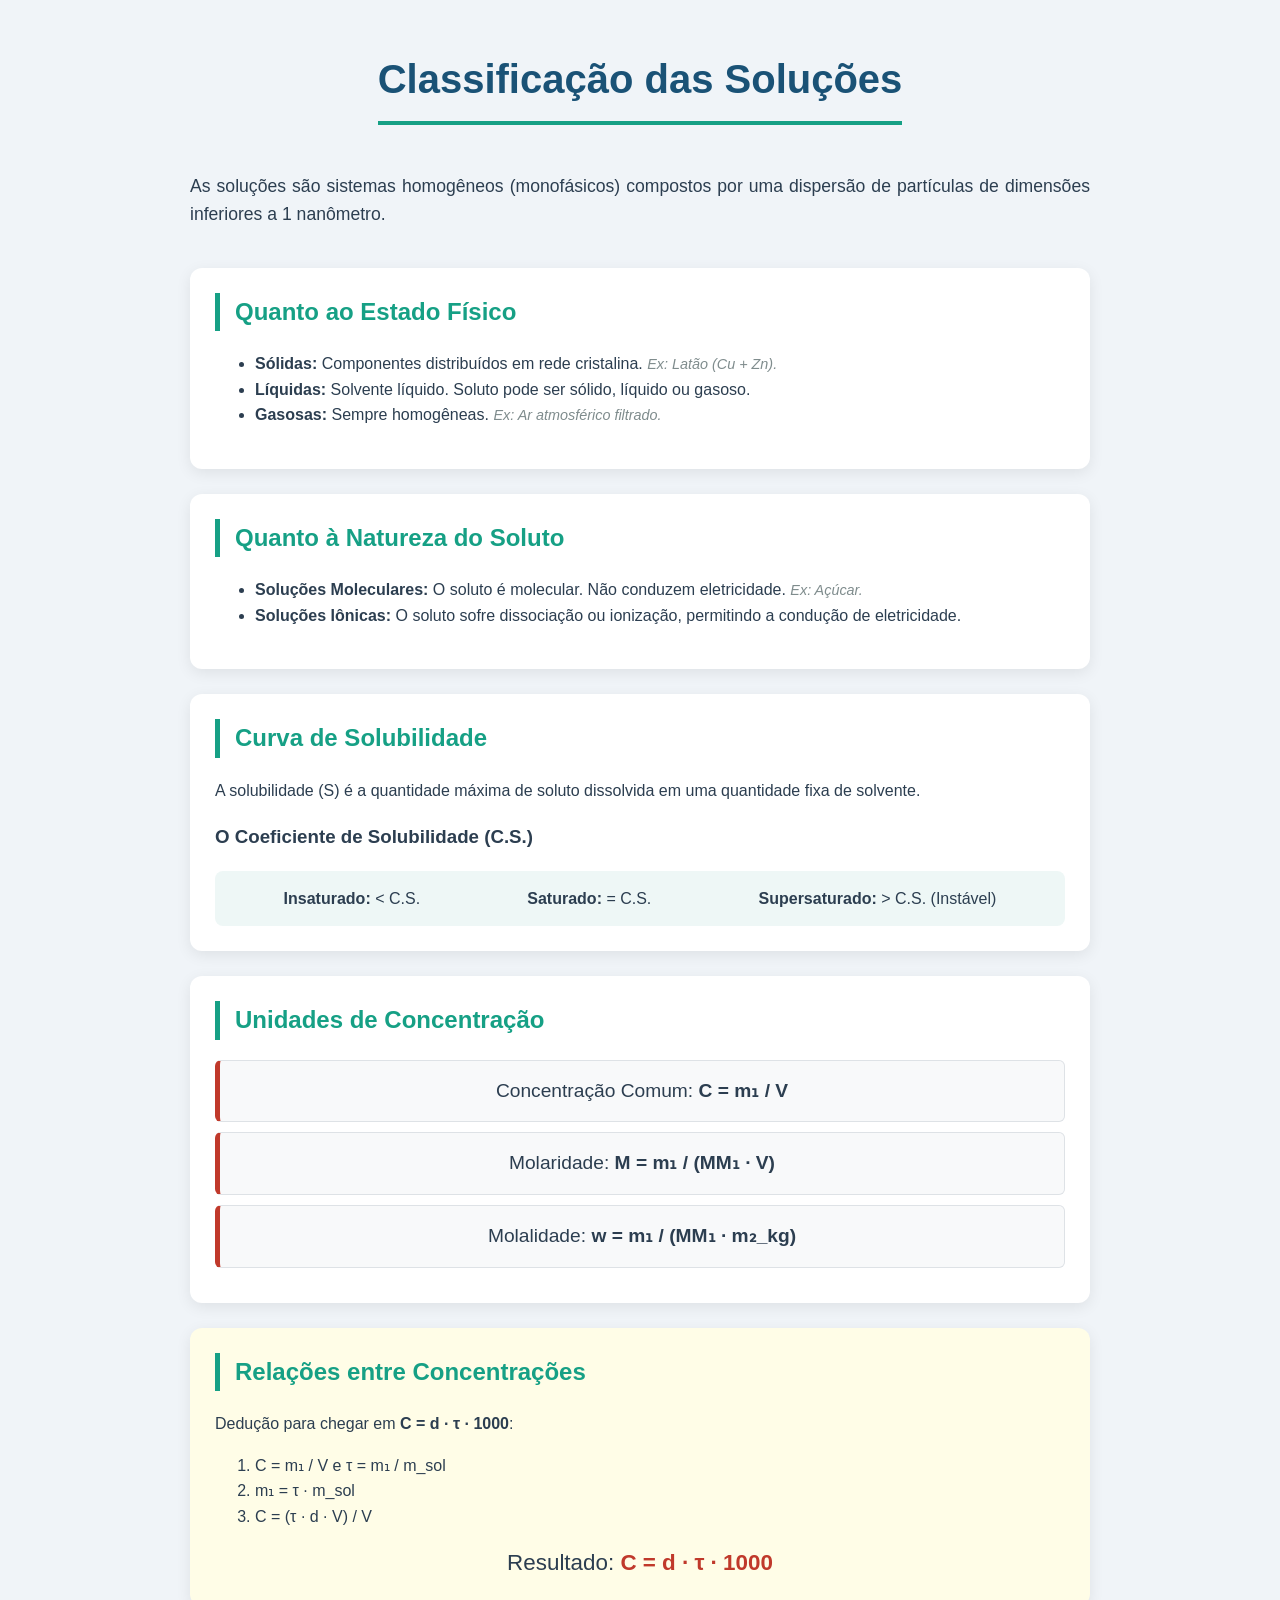
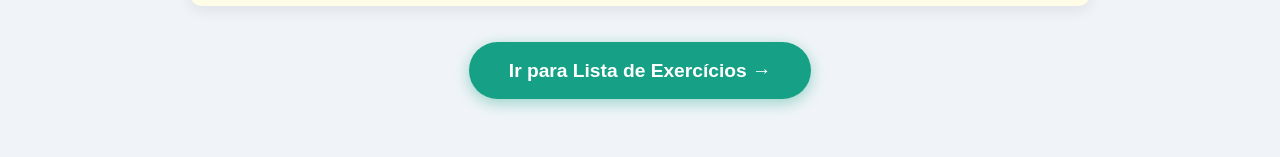
<file: index.html>
<!DOCTYPE html>
<html lang="pt-br">
<head>
    <meta charset="UTF-8">
    <meta name="viewport" content="width=device-width, initial-scale=1.0">
    <title>Estudo das Soluções | Material de Química</title>
    <link rel="stylesheet" href="style.css">
</head>
<body>

<div class="container">
    <header>
        <h1>Classificação das Soluções</h1>
        <p class="intro-text">As soluções são sistemas homogêneos (monofásicos) compostos por uma dispersão de partículas de dimensões inferiores a 1 nanômetro.</p>
    </header>

    <section class="card">
        <h2>Quanto ao Estado Físico</h2>
        <ul>
            <li><strong>Sólidas:</strong> Componentes distribuídos em rede cristalina. <span class="ex">Ex: Latão (Cu + Zn).</span></li>
            <li><strong>Líquidas:</strong> Solvente líquido. Soluto pode ser sólido, líquido ou gasoso.</li>
            <li><strong>Gasosas:</strong> Sempre homogêneas. <span class="ex">Ex: Ar atmosférico filtrado.</span></li>
        </ul>
    </section>

    <section class="card">
        <h2>Quanto à Natureza do Soluto</h2>
        <ul>
            <li><strong>Soluções Moleculares:</strong> O soluto é molecular. Não conduzem eletricidade. <span class="ex">Ex: Açúcar.</span></li>
            <li><strong>Soluções Iônicas:</strong> O soluto sofre dissociação ou ionização, permitindo a condução de eletricidade.</li>
        </ul>
    </section>

    <section class="card">
        <h2>Curva de Solubilidade</h2>
        <p>A solubilidade (S) é a quantidade máxima de soluto dissolvida em uma quantidade fixa de solvente.</p>
        <h3>O Coeficiente de Solubilidade (C.S.)</h3>
        <div class="cs-grid">
            <div class="cs-item"><strong>Insaturado:</strong> < C.S.</div>
            <div class="cs-item"><strong>Saturado:</strong> = C.S.</div>
            <div class="cs-item"><strong>Supersaturado:</strong> > C.S. (Instável)</div>
        </div>
    </section>

    <section class="card">
        <h2>Unidades de Concentração</h2>
        <div class="formula-box">Concentração Comum: <strong>C = m₁ / V</strong></div>
        <div class="formula-box">Molaridade: <strong>M = m₁ / (MM₁ · V)</strong></div>
        <div class="formula-box">Molalidade: <strong>w = m₁ / (MM₁ · m₂_kg)</strong></div>
    </section>

    <section class="card deduction">
        <h2>Relações entre Concentrações</h2>
        <p>Dedução para chegar em <strong>C = d · τ · 1000</strong>:</p>
        <ol>
            <li>C = m₁ / V e τ = m₁ / m_sol</li>
            <li>m₁ = τ · m_sol</li>
            <li>C = (τ · d · V) / V</li>
        </ol>
        <div class="final-result">Resultado: <span>C = d · τ · 1000</span></div>
    </section>

    <div class="footer-action">
        <a href="index1.html" class="btn-primary">Ir para Lista de Exercícios →</a>
    </div>
</div>

</body>
</html>
</file>
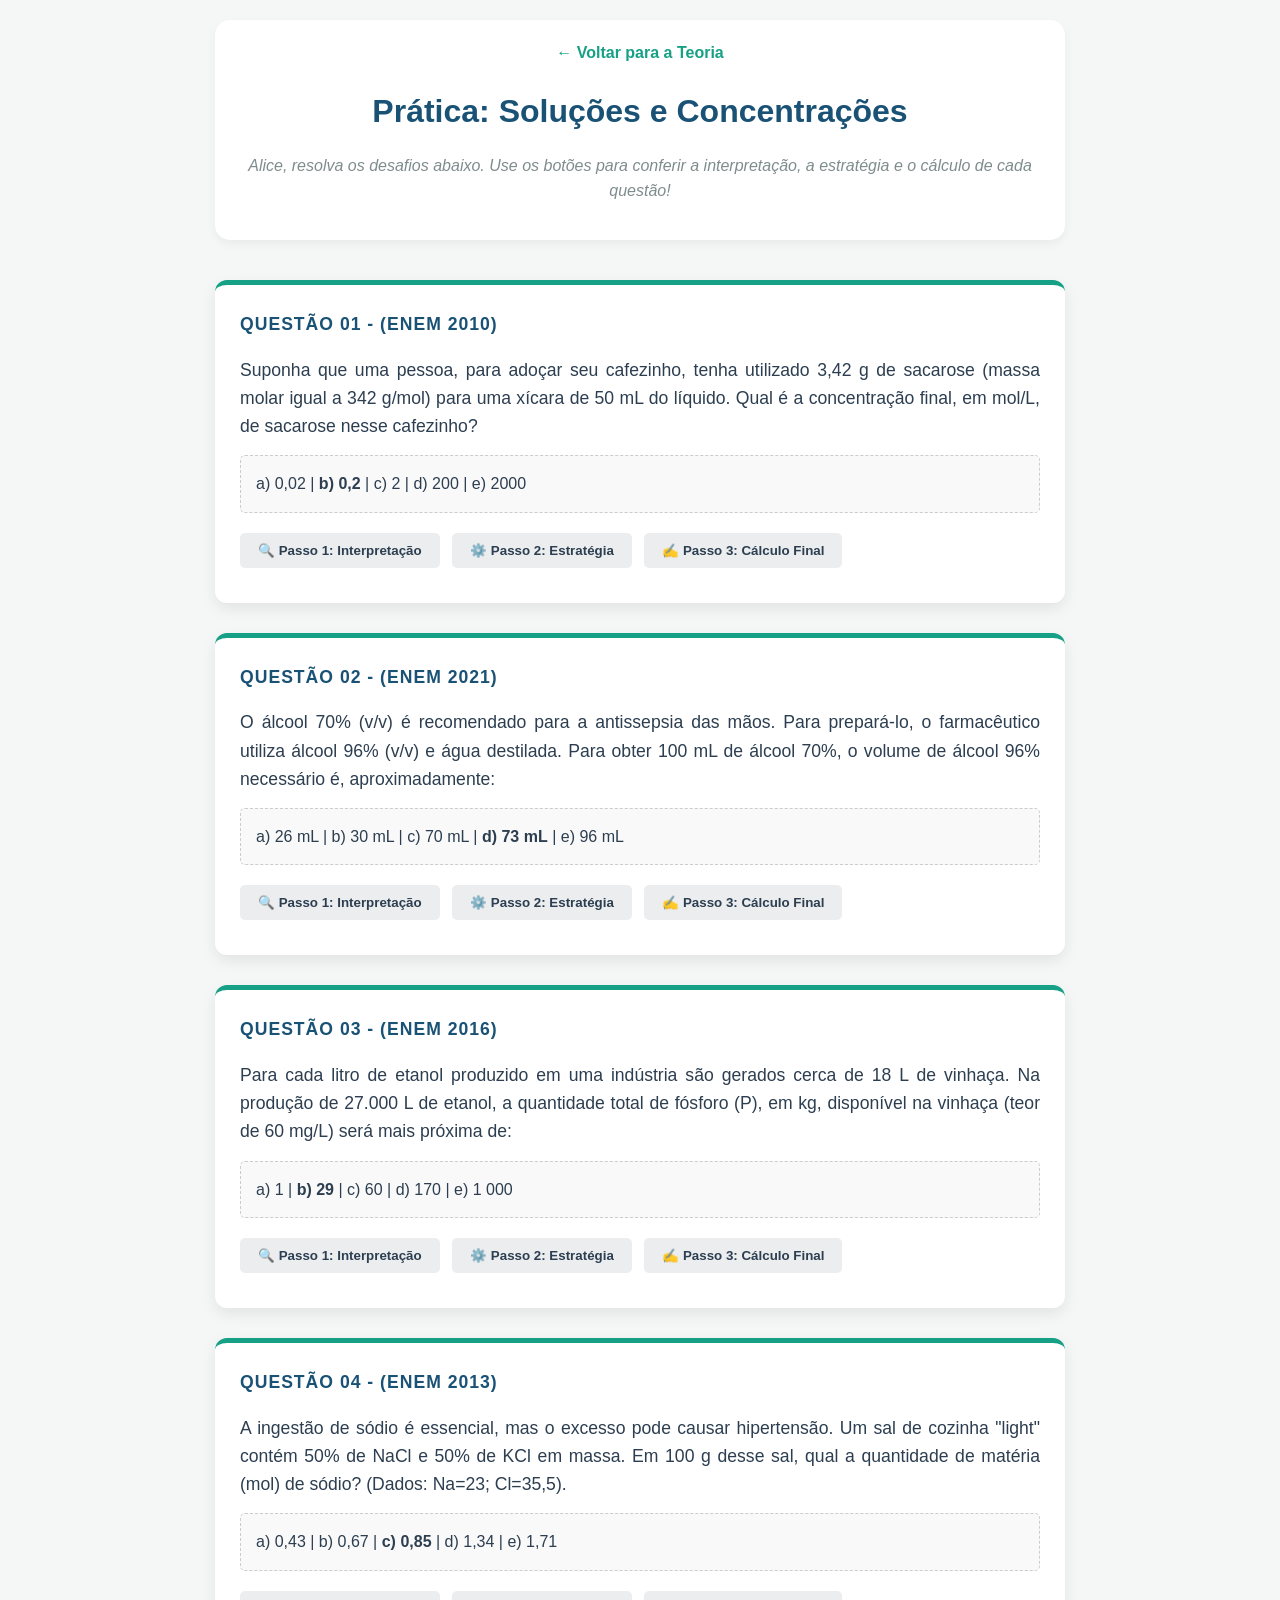
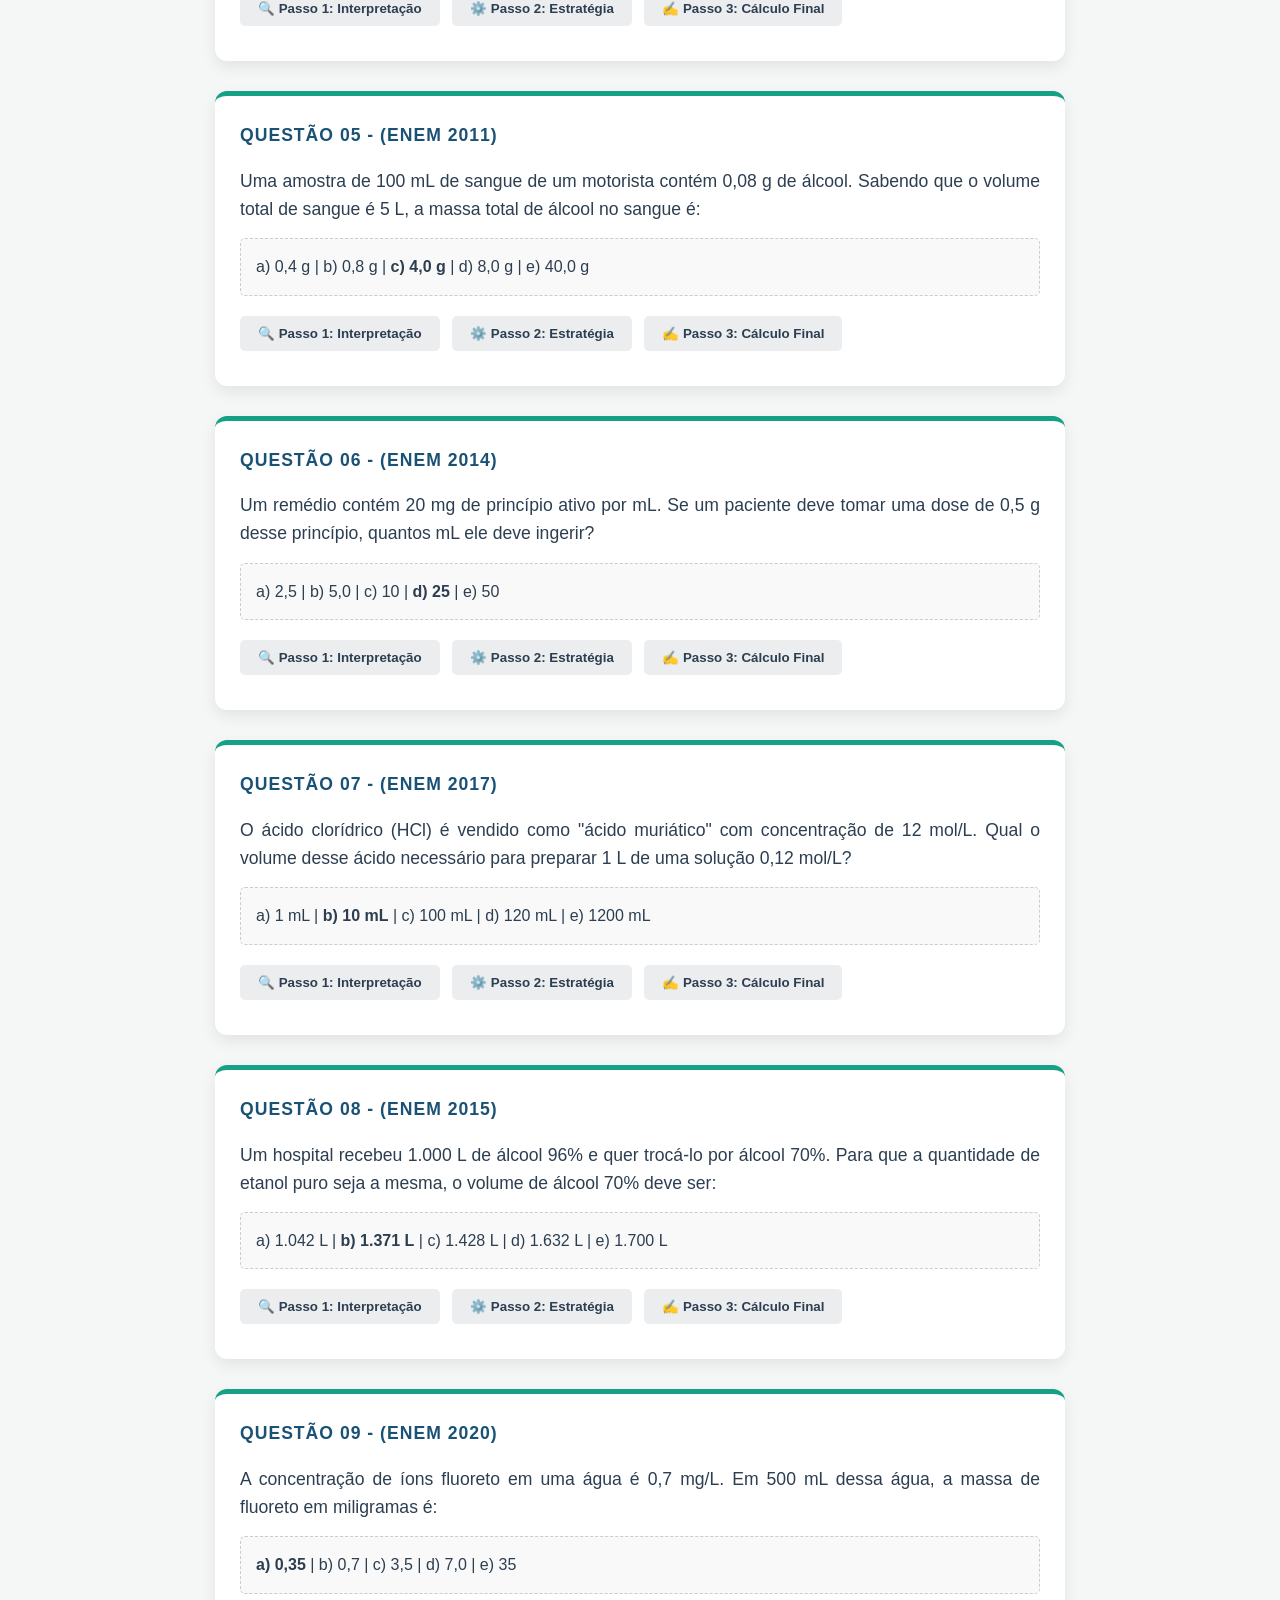
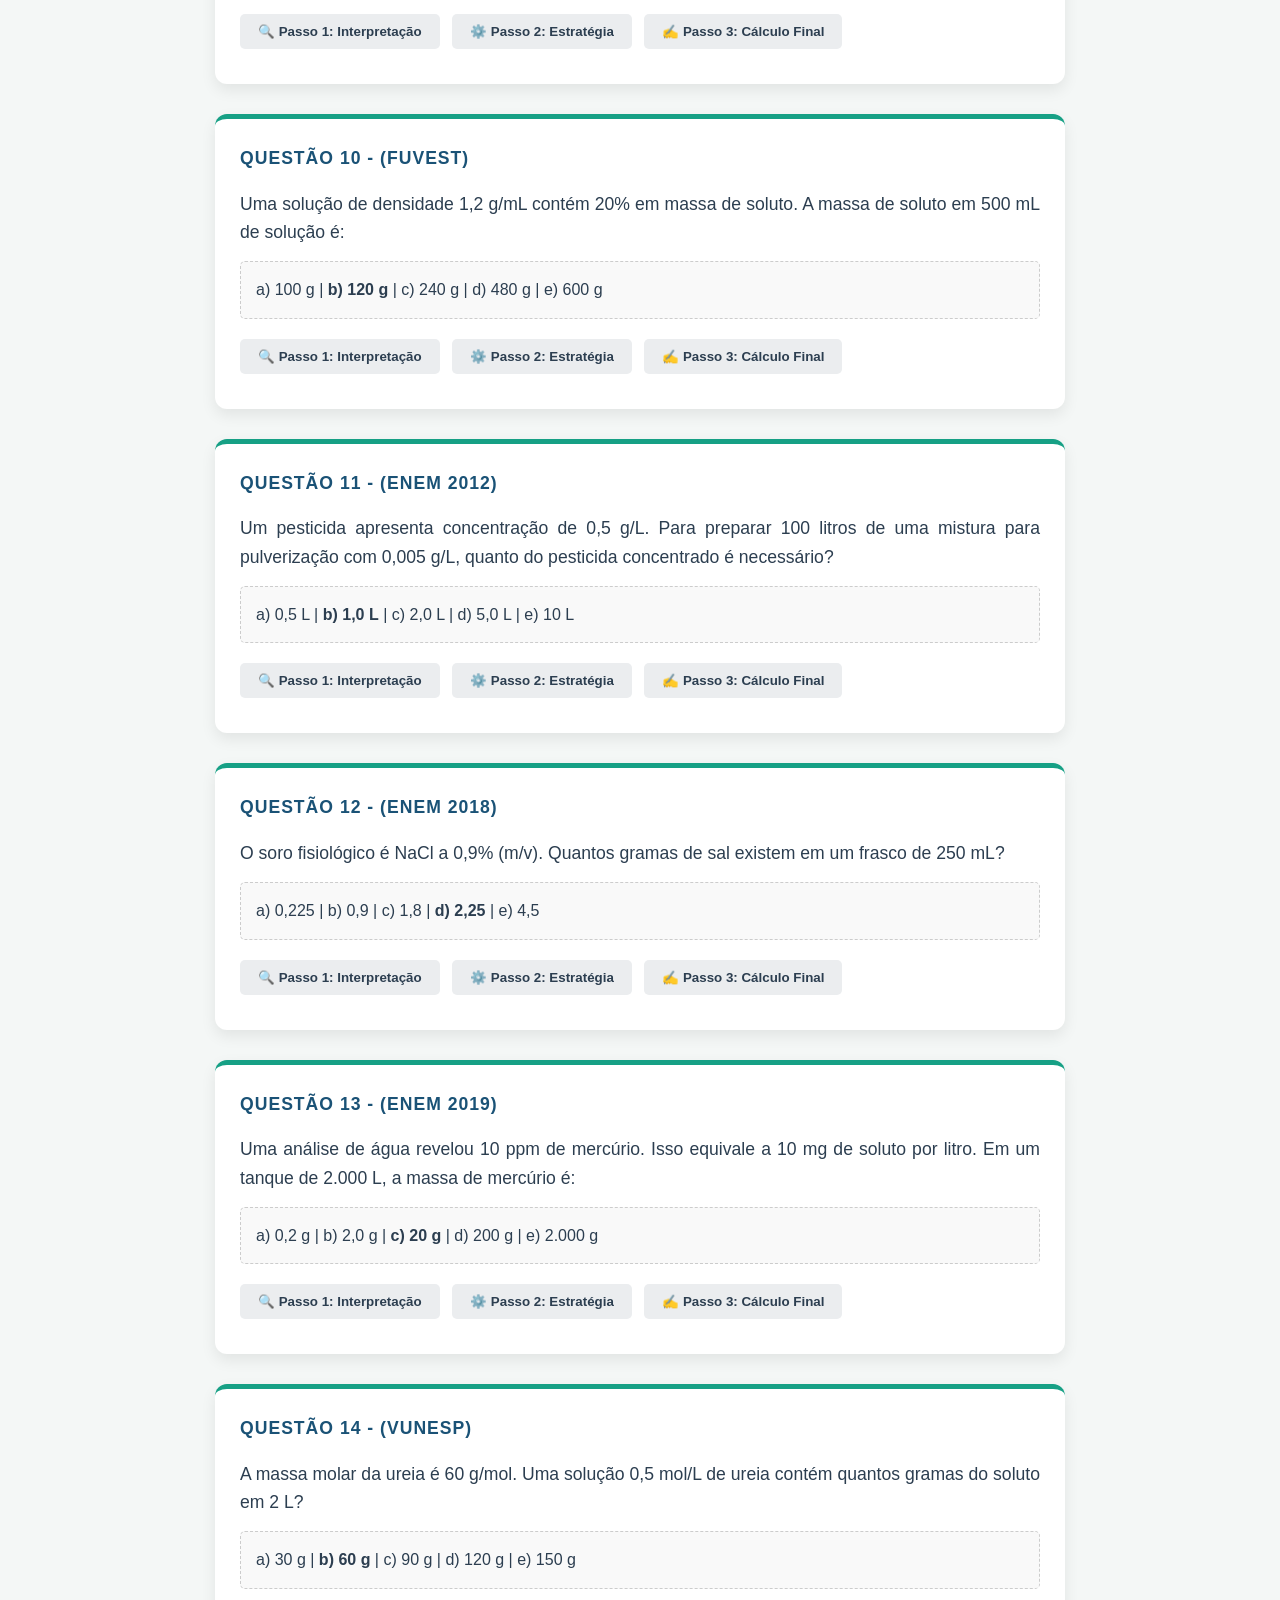
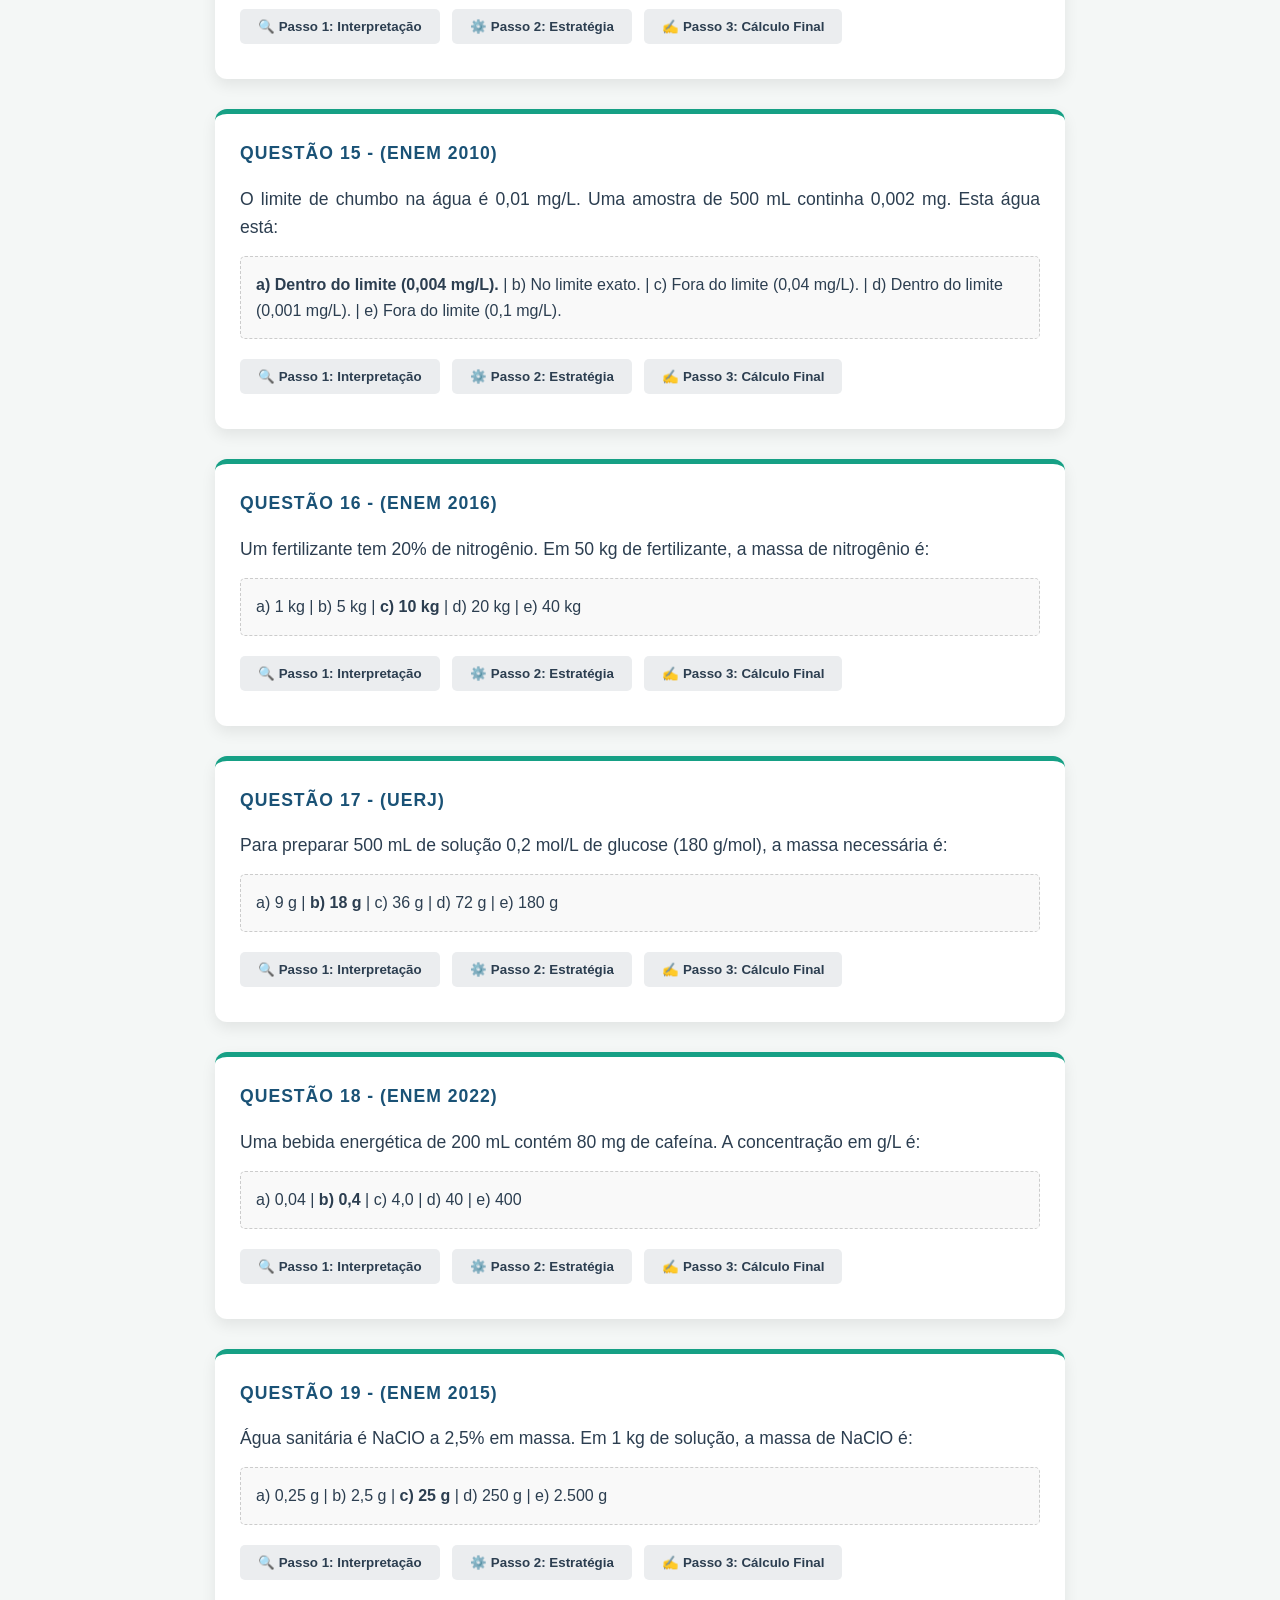
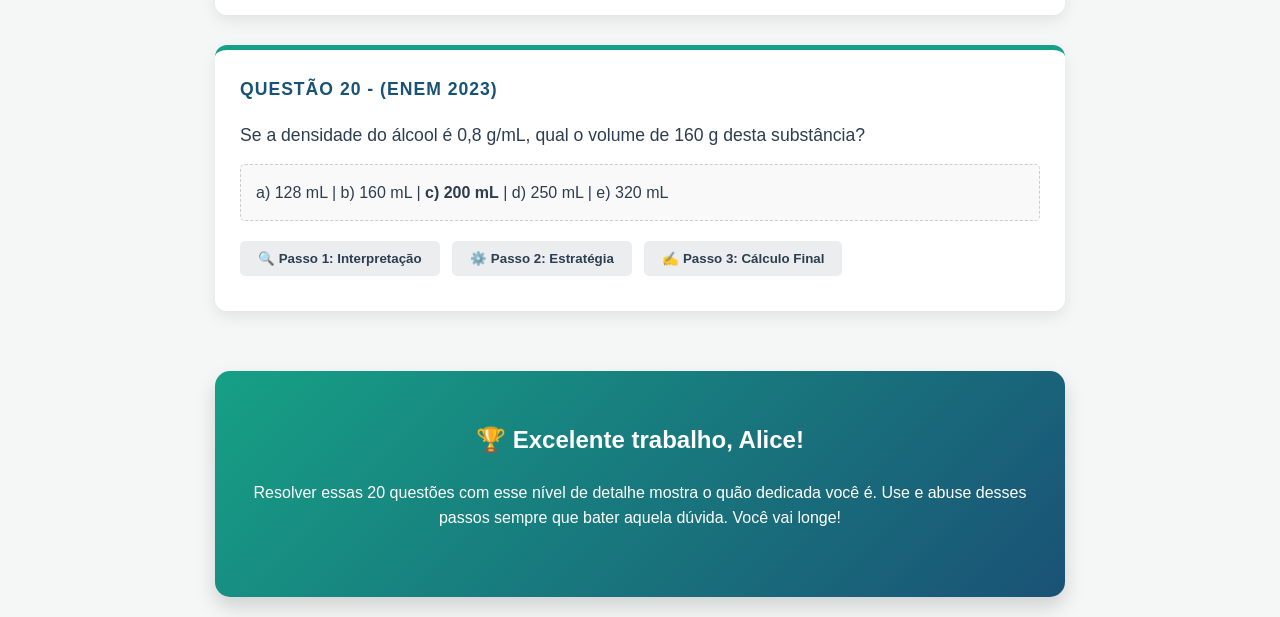
<file: index1.html>
<!DOCTYPE html>
<html lang="pt-br">
<head>
    <meta charset="UTF-8">
    <meta name="viewport" content="width=device-width, initial-scale=1.0">
    <title>Lista de Exercícios | Química</title>
    <link rel="stylesheet" href="style1.css">
</head>
<body>

<div class="container">
    <header>
        <a href="index.html" class="btn-back">← Voltar para a Teoria</a>
        <h1>Prática: Soluções e Concentrações</h1>
        <p class="subtitle">Alice, resolva os desafios abaixo. Use os botões para conferir a interpretação, a estratégia e o cálculo de cada questão!</p>
    </header>

    <main id="exercicios-lista">

        <div class="exercise-card">
            <div class="q-header">Questão 01 - (ENEM 2010)</div>
            <p class="enunciado">Suponha que uma pessoa, para adoçar seu cafezinho, tenha utilizado 3,42 g de sacarose (massa molar igual a 342 g/mol) para uma xícara de 50 mL do líquido. Qual é a concentração final, em mol/L, de sacarose nesse cafezinho?</p>
            <div class="options">a) 0,02 | <strong>b) 0,2</strong> | c) 2 | d) 200 | e) 2000</div>
            
            <button class="btn-step" onclick="toggleStep('q1-1')">🔍 Passo 1: Interpretação</button>
            <div id="q1-1" class="step-content interp">O exercício nos pede a concentração em mol/L. Sabemos que C em mol/L é nossa concentração Molar (molaridade) e nosso solvente está em mL, logo deve ser convertido para L, que é a unidade de medida usada na fórmula de M.</div>
            
            <button class="btn-step" onclick="toggleStep('q1-2')">⚙️ Passo 2: Estratégia</button>
            <div id="q1-2" class="step-content estrat">
                Com os seguintes dados fornecidos pelo exercício temos:<br>
                m<sub>1</sub> = 3,42 g<br>
                MM = 342 g/mol<br>
                V = 50 mL &rarr; <strong>0,05 L</strong> (Conversão: 50 / 1000)<br><br>
                Para achar a molaridade usaremos a fórmula M = m<sub>1</sub> / (MM &middot; V).
            </div>
            
            <button class="btn-step" onclick="toggleStep('q1-3')">✍️ Passo 3: Cálculo Final</button>
            <div id="q1-3" class="step-content res">
                M = 3,42 g / (342 g/mol &middot; 0,05 L)<br>
                <em>(O g no numerador cancela com o g do denominador. O mol que divide embaixo passa para cima).</em><br>
                M = 0,01 mol / 0,05 L<br>
                <strong>M = 0,2 mol/L</strong><br><br>
                Resposta Correta: Alternativa B
            </div>
        </div>

        <div class="exercise-card">
            <div class="q-header">Questão 02 - (ENEM 2021)</div>
            <p class="enunciado">O álcool 70% (v/v) é recomendado para a antissepsia das mãos. Para prepará-lo, o farmacêutico utiliza álcool 96% (v/v) e água destilada. Para obter 100 mL de álcool 70%, o volume de álcool 96% necessário é, aproximadamente:</p>
            <div class="options">a) 26 mL | b) 30 mL | c) 70 mL | <strong>d) 73 mL</strong> | e) 96 mL</div>
            
            <button class="btn-step" onclick="toggleStep('q2-1')">🔍 Passo 1: Interpretação</button>
            <div id="q2-1" class="step-content interp">Este exercício trata de uma Diluição. O objetivo é diminuir a concentração de uma solução de álcool (de 96% para 70%) através da adição de água destilada. O conceito fundamental aqui é que a quantidade de álcool puro que retiramos do frasco concentrado será a mesma no frasco final diluído.</div>
            
            <button class="btn-step" onclick="toggleStep('q2-2')">⚙️ Passo 2: Estratégia</button>
            <div id="q2-2" class="step-content estrat">
                Identificamos os dados da solução inicial (1) e final (2):<br>
                C<sub>1</sub> = 96% | V<sub>1</sub> = ?<br>
                C<sub>2</sub> = 70% | V<sub>2</sub> = 100 mL<br><br>
                Utilizaremos a fórmula de diluição: C<sub>1</sub> &middot; V<sub>1</sub> = C<sub>2</sub> &middot; V<sub>2</sub>.
            </div>
            
            <button class="btn-step" onclick="toggleStep('q2-3')">✍️ Passo 3: Cálculo Final</button>
            <div id="q2-3" class="step-content res">
                Isolamos o V<sub>1</sub>:<br>
                96% &middot; V<sub>1</sub> = 70% &middot; 100 mL<br>
                V<sub>1</sub> = (70% &middot; 100 mL) / 96%<br>
                <em>(A unidade % se cancela, restando mL).</em><br>
                V<sub>1</sub> = 7000 mL / 96<br>
                <strong>V<sub>1</sub> &approx; 72,91 mL</strong><br><br>
                Resposta Correta: Alternativa D
            </div>
        </div>

        <div class="exercise-card">
            <div class="q-header">Questão 03 - (ENEM 2016)</div>
            <p class="enunciado">Para cada litro de etanol produzido em uma indústria são gerados cerca de 18 L de vinhaça. Na produção de 27.000 L de etanol, a quantidade total de fósforo (P), em kg, disponível na vinhaça (teor de 60 mg/L) será mais próxima de:</p>
            <div class="options">a) 1 | <strong>b) 29</strong> | c) 60 | d) 170 | e) 1 000</div>
            
            <button class="btn-step" onclick="toggleStep('q3-1')">🔍 Passo 1: Interpretação</button>
            <div id="q3-1" class="step-content interp">O exercício pede a massa total de fósforo em kg. Primeiro, precisamos descobrir o volume total de vinhaça. Como a concentração está em mg/L, o resultado da massa sairá inicialmente em mg, exigindo conversão final para kg.</div>
            
            <button class="btn-step" onclick="toggleStep('q3-2')">⚙️ Passo 2: Estratégia</button>
            <div id="q3-2" class="step-content estrat">
                Volume total de vinhaça: 27.000 L &middot; 18 = <strong>486.000 L</strong><br>
                Concentração (C): 60 mg/L<br>
                Fórmula: m = C &middot; V<br>
                Conversão final: Dividir o valor em mg por 1.000.000 para obter kg.
            </div>
            
            <button class="btn-step" onclick="toggleStep('q3-3')">✍️ Passo 3: Cálculo Final</button>
            <div id="q3-3" class="step-content res">
                m = 60 mg/L &middot; 486.000 L<br>
                <em>(A unidade L se cancela).</em><br>
                m = 29.160.000 mg<br>
                Conversão: m = 29.160.000 mg / 1.000.000 mg/kg<br>
                <strong>m = 29,16 kg</strong><br><br>
                Resposta Correta: Alternativa B
            </div>
        </div>

        <div class="exercise-card">
            <div class="q-header">Questão 04 - (ENEM 2013)</div>
            <p class="enunciado">A ingestão de sódio é essencial, mas o excesso pode causar hipertensão. Um sal de cozinha "light" contém 50% de NaCl e 50% de KCl em massa. Em 100 g desse sal, qual a quantidade de matéria (mol) de sódio? (Dados: Na=23; Cl=35,5).</p>
            <div class="options">a) 0,43 | b) 0,67 | <strong>c) 0,85</strong> | d) 1,34 | e) 1,71</div>
            
            <button class="btn-step" onclick="toggleStep('q4-1')">🔍 Passo 1: Interpretação</button>
            <div id="q4-1" class="step-content interp">O problema pede a quantidade de matéria (mols) especificamente de sódio (Na) em 100g de uma mistura. A mistura tem 50% de NaCl. Logo, primeiro achamos a massa de NaCl, e depois convertemos essa massa para mols.</div>
            
            <button class="btn-step" onclick="toggleStep('q4-2')">⚙️ Passo 2: Estratégia</button>
            <div id="q4-2" class="step-content estrat">
                Massa de NaCl: 50% de 100 g = <strong>50 g</strong><br>
                Massa Molar do NaCl: 23 (Na) + 35,5 (Cl) = <strong>58,5 g/mol</strong><br><br>
                Como cada mol de NaCl tem 1 mol de Na, basta achar o número de mols de NaCl (n = m / MM).
            </div>
            
            <button class="btn-step" onclick="toggleStep('q4-3')">✍️ Passo 3: Cálculo Final</button>
            <div id="q4-3" class="step-content res">
                n = 50 g / 58,5 g/mol<br>
                <em>(A unidade g se cancela).</em><br>
                <strong>n &approx; 0,854 mol</strong><br><br>
                Resposta Correta: Alternativa C
            </div>
        </div>

        <div class="exercise-card">
            <div class="q-header">Questão 05 - (ENEM 2011)</div>
            <p class="enunciado">Uma amostra de 100 mL de sangue de um motorista contém 0,08 g de álcool. Sabendo que o volume total de sangue é 5 L, a massa total de álcool no sangue é:</p>
            <div class="options">a) 0,4 g | b) 0,8 g | <strong>c) 4,0 g</strong> | d) 8,0 g | e) 40,0 g</div>
            
            <button class="btn-step" onclick="toggleStep('q5-1')">🔍 Passo 1: Interpretação</button>
            <div id="q5-1" class="step-content interp">Temos a concentração de álcool em uma amostra pequena (100 mL) e queremos a massa total no volume total do corpo (5 L). As unidades de volume devem ser as mesmas para fazermos a proporção correta.</div>
            
            <button class="btn-step" onclick="toggleStep('q5-2')">⚙️ Passo 2: Estratégia</button>
            <div id="q5-2" class="step-content estrat">
                Volume da amostra: 100 mL &rarr; <strong>0,1 L</strong><br>
                Massa na amostra: 0,08 g<br>
                Volume total: 5 L<br><br>
                Usaremos uma Regra de Três ou a fórmula da concentração comum (C = m / V).
            </div>
            
            <button class="btn-step" onclick="toggleStep('q5-3')">✍️ Passo 3: Cálculo Final</button>
            <div id="q5-3" class="step-content res">
                Concentração (C) = 0,08 g / 0,1 L = 0,8 g/L<br>
                Calculando a massa total:<br>
                m = C &middot; V<br>
                m = 0,8 g/L &middot; 5 L<br>
                <em>(A unidade L se cancela).</em><br>
                <strong>m = 4,0 g</strong><br><br>
                Resposta Correta: Alternativa C
            </div>
        </div>

        <div class="exercise-card">
            <div class="q-header">Questão 06 - (ENEM 2014)</div>
            <p class="enunciado">Um remédio contém 20 mg de princípio ativo por mL. Se um paciente deve tomar uma dose de 0,5 g desse princípio, quantos mL ele deve ingerir?</p>
            <div class="options">a) 2,5 | b) 5,0 | c) 10 | <strong>d) 25</strong> | e) 50</div>
            
            <button class="btn-step" onclick="toggleStep('q6-1')">🔍 Passo 1: Interpretação</button>
            <div id="q6-1" class="step-content interp">O problema informa a concentração em mg/mL e a dose desejada (massa) em gramas (g). A pergunta é sobre o volume (mL). Precisamos igualar as unidades de massa (convertendo a dose de g para mg) antes de calcular.</div>
            
            <button class="btn-step" onclick="toggleStep('q6-2')">⚙️ Passo 2: Estratégia</button>
            <div id="q6-2" class="step-content estrat">
                Concentração (C): 20 mg/mL<br>
                Massa desejada (m): 0,5 g &rarr; <strong>500 mg</strong> (Conversão: 0,5 &middot; 1000)<br>
                Fórmula adaptada: V = m / C
            </div>
            
            <button class="btn-step" onclick="toggleStep('q6-3')">✍️ Passo 3: Cálculo Final</button>
            <div id="q6-3" class="step-content res">
                V = 500 mg / 20 mg/mL<br>
                <em>(A unidade mg se cancela, restando mL).</em><br>
                V = 50 / 2 mL<br>
                <strong>V = 25 mL</strong><br><br>
                Resposta Correta: Alternativa D
            </div>
        </div>

        <div class="exercise-card">
            <div class="q-header">Questão 07 - (ENEM 2017)</div>
            <p class="enunciado">O ácido clorídrico (HCl) é vendido como "ácido muriático" com concentração de 12 mol/L. Qual o volume desse ácido necessário para preparar 1 L de uma solução 0,12 mol/L?</p>
            <div class="options">a) 1 mL | <strong>b) 10 mL</strong> | c) 100 mL | d) 120 mL | e) 1200 mL</div>
            
            <button class="btn-step" onclick="toggleStep('q7-1')">🔍 Passo 1: Interpretação</button>
            <div id="q7-1" class="step-content interp">Trata-se de uma Diluição envolvendo molaridade. Temos uma solução muito concentrada (12 mol/L) e queremos descobrir quanto dela precisamos tirar para preparar a solução diluída (0,12 mol/L). Observar as opções de resposta: estão em mL.</div>
            
            <button class="btn-step" onclick="toggleStep('q7-2')">⚙️ Passo 2: Estratégia</button>
            <div id="q7-2" class="step-content estrat">
                M<sub>1</sub> = 12 mol/L | V<sub>1</sub> = ?<br>
                M<sub>2</sub> = 0,12 mol/L | V<sub>2</sub> = 1 L &rarr; <strong>1000 mL</strong> (Para o resultado já sair em mL)<br><br>
                Fórmula: M<sub>1</sub> &middot; V<sub>1</sub> = M<sub>2</sub> &middot; V<sub>2</sub>
            </div>
            
            <button class="btn-step" onclick="toggleStep('q7-3')">✍️ Passo 3: Cálculo Final</button>
            <div id="q7-3" class="step-content res">
                12 mol/L &middot; V<sub>1</sub> = 0,12 mol/L &middot; 1000 mL<br>
                12 &middot; V<sub>1</sub> = 120 mL<br>
                V<sub>1</sub> = 120 mL / 12<br>
                <em>(A unidade mol/L se cancela nos dois lados da igualdade).</em><br>
                <strong>V<sub>1</sub> = 10 mL</strong><br><br>
                Resposta Correta: Alternativa B
            </div>
        </div>

        <div class="exercise-card">
            <div class="q-header">Questão 08 - (ENEM 2015)</div>
            <p class="enunciado">Um hospital recebeu 1.000 L de álcool 96% e quer trocá-lo por álcool 70%. Para que a quantidade de etanol puro seja a mesma, o volume de álcool 70% deve ser:</p>
            <div class="options">a) 1.042 L | <strong>b) 1.371 L</strong> | c) 1.428 L | d) 1.632 L | e) 1.700 L</div>
            
            <button class="btn-step" onclick="toggleStep('q8-1')">🔍 Passo 1: Interpretação</button>
            <div id="q8-1" class="step-content interp">Temos aqui uma relação de equivalência de soluto. O hospital quer que a quantidade de álcool absoluto (o soluto) não mude. É a mesma lógica da diluição (C<sub>1</sub>V<sub>1</sub> = C<sub>2</sub>V<sub>2</sub>), onde buscamos o volume final (V<sub>2</sub>) que manterá a igualdade matemática.</div>
            
            <button class="btn-step" onclick="toggleStep('q8-2')">⚙️ Passo 2: Estratégia</button>
            <div id="q8-2" class="step-content estrat">
                V<sub>1</sub> = 1.000 L | C<sub>1</sub> = 96%<br>
                C<sub>2</sub> = 70% | V<sub>2</sub> = ?<br><br>
                Fórmula: C<sub>1</sub> &middot; V<sub>1</sub> = C<sub>2</sub> &middot; V<sub>2</sub>
            </div>
            
            <button class="btn-step" onclick="toggleStep('q8-3')">✍️ Passo 3: Cálculo Final</button>
            <div id="q8-3" class="step-content res">
                96% &middot; 1000 L = 70% &middot; V<sub>2</sub><br>
                96000 = 70 &middot; V<sub>2</sub><br>
                V<sub>2</sub> = 96000 L / 70<br>
                <em>(A unidade % cancela-se de ambos os lados).</em><br>
                V<sub>2</sub> &approx; 1371,4 L<br>
                <strong>V<sub>2</sub> = 1.371 L</strong><br><br>
                Resposta Correta: Alternativa B
            </div>
        </div>

        <div class="exercise-card">
            <div class="q-header">Questão 09 - (ENEM 2020)</div>
            <p class="enunciado">A concentração de íons fluoreto em uma água é 0,7 mg/L. Em 500 mL dessa água, a massa de fluoreto em miligramas é:</p>
            <div class="options"><strong>a) 0,35</strong> | b) 0,7 | c) 3,5 | d) 7,0 | e) 35</div>
            
            <button class="btn-step" onclick="toggleStep('q9-1')">🔍 Passo 1: Interpretação</button>
            <div id="q9-1" class="step-content interp">O problema nos dá a concentração em mg/L e o volume da amostra em mL. A resposta é solicitada em miligramas (mg). Precisamos converter o volume para Litros para bater com a unidade de concentração.</div>
            
            <button class="btn-step" onclick="toggleStep('q9-2')">⚙️ Passo 2: Estratégia</button>
            <div id="q9-2" class="step-content estrat">
                Concentração (C): 0,7 mg/L<br>
                Volume (V): 500 mL &rarr; <strong>0,5 L</strong><br>
                Fórmula: m = C &middot; V
            </div>
            
            <button class="btn-step" onclick="toggleStep('q9-3')">✍️ Passo 3: Cálculo Final</button>
            <div id="q9-3" class="step-content res">
                m = 0,7 mg/L &middot; 0,5 L<br>
                <em>(A unidade L se cancela).</em><br>
                <strong>m = 0,35 mg</strong><br><br>
                Resposta Correta: Alternativa A
            </div>
        </div>

        <div class="exercise-card">
            <div class="q-header">Questão 10 - (FUVEST)</div>
            <p class="enunciado">Uma solução de densidade 1,2 g/mL contém 20% em massa de soluto. A massa de soluto em 500 mL de solução é:</p>
            <div class="options">a) 100 g | <strong>b) 120 g</strong> | c) 240 g | d) 480 g | e) 600 g</div>
            
            <button class="btn-step" onclick="toggleStep('q10-1')">🔍 Passo 1: Interpretação</button>
            <div id="q10-1" class="step-content interp">O exercício pede a massa de soluto. Temos a densidade (que calcula a massa total de uma solução a partir do seu volume) e o título (20%), que informa quanto dessa massa total corresponde efetivamente ao soluto.</div>
            
            <button class="btn-step" onclick="toggleStep('q10-2')">⚙️ Passo 2: Estratégia</button>
            <div id="q10-2" class="step-content estrat">
                Achar a massa total da solução (m<sub>sol</sub>) usando a densidade:<br>
                d = 1,2 g/mL e V = 500 mL.<br>
                Aplicar os 20% sobre essa massa total.
            </div>
            
            <button class="btn-step" onclick="toggleStep('q10-3')">✍️ Passo 3: Cálculo Final</button>
            <div id="q10-3" class="step-content res">
                Massa Total:<br>
                m<sub>sol</sub> = d &middot; V = 1,2 g/mL &middot; 500 mL<br>
                <em>(A unidade mL se cancela).</em><br>
                m<sub>sol</sub> = 600 g<br><br>
                Massa do Soluto:<br>
                m<sub>1</sub> = 600 g &middot; 20% (ou 0,20)<br>
                <strong>m<sub>1</sub> = 120 g</strong><br><br>
                Resposta Correta: Alternativa B
            </div>
        </div>

        <div class="exercise-card">
            <div class="q-header">Questão 11 - (ENEM 2012)</div>
            <p class="enunciado">Um pesticida apresenta concentração de 0,5 g/L. Para preparar 100 litros de uma mistura para pulverização com 0,005 g/L, quanto do pesticida concentrado é necessário?</p>
            <div class="options">a) 0,5 L | <strong>b) 1,0 L</strong> | c) 2,0 L | d) 5,0 L | e) 10 L</div>
            
            <button class="btn-step" onclick="toggleStep('q11-1')">🔍 Passo 1: Interpretação</button>
            <div id="q11-1" class="step-content interp">Problema clássico de diluição. Temos uma solução muito forte (0,5 g/L) e precisamos de um volume final de 100 L numa versão fraca (0,005 g/L). Queremos o volume inicial da forte.</div>
            
            <button class="btn-step" onclick="toggleStep('q11-2')">⚙️ Passo 2: Estratégia</button>
            <div id="q11-2" class="step-content estrat">
                C<sub>1</sub> = 0,5 g/L | V<sub>1</sub> = ?<br>
                C<sub>2</sub> = 0,005 g/L | V<sub>2</sub> = 100 L<br><br>
                Fórmula: C<sub>1</sub> &middot; V<sub>1</sub> = C<sub>2</sub> &middot; V<sub>2</sub>
            </div>
            
            <button class="btn-step" onclick="toggleStep('q11-3')">✍️ Passo 3: Cálculo Final</button>
            <div id="q11-3" class="step-content res">
                0,5 g/L &middot; V<sub>1</sub> = 0,005 g/L &middot; 100 L<br>
                0,5 &middot; V<sub>1</sub> = 0,5 L<br>
                V<sub>1</sub> = 0,5 L / 0,5<br>
                <em>(A unidade g/L cancela-se).</em><br>
                <strong>V<sub>1</sub> = 1,0 L</strong><br><br>
                Resposta Correta: Alternativa B
            </div>
        </div>

        <div class="exercise-card">
            <div class="q-header">Questão 12 - (ENEM 2018)</div>
            <p class="enunciado">O soro fisiológico é NaCl a 0,9% (m/v). Quantos gramas de sal existem em um frasco de 250 mL?</p>
            <div class="options">a) 0,225 | b) 0,9 | c) 1,8 | <strong>d) 2,25</strong> | e) 4,5</div>
            
            <button class="btn-step" onclick="toggleStep('q12-1')">🔍 Passo 1: Interpretação</button>
            <div id="q12-1" class="step-content interp">A notação % (m/v) significa gramas de soluto para cada 100 mL de solução. Ou seja, a concentração é 0,9 g / 100 mL. O problema quer saber a massa em 250 mL.</div>
            
            <button class="btn-step" onclick="toggleStep('q12-2')">⚙️ Passo 2: Estratégia</button>
            <div id="q12-2" class="step-content estrat">
                Faremos uma regra de três direta baseada no conceito do título m/v:<br>
                0,9 g &rarr; 100 mL<br>
                X g &rarr; 250 mL
            </div>
            
            <button class="btn-step" onclick="toggleStep('q12-3')">✍️ Passo 3: Cálculo Final</button>
            <div id="q12-3" class="step-content res">
                100 &middot; X = 0,9 &middot; 250<br>
                X = 225 g / 100<br>
                <em>(O mL cancela com o mL na proporção).</em><br>
                <strong>X = 2,25 g</strong><br><br>
                Resposta Correta: Alternativa D
            </div>
        </div>

        <div class="exercise-card">
            <div class="q-header">Questão 13 - (ENEM 2019)</div>
            <p class="enunciado">Uma análise de água revelou 10 ppm de mercúrio. Isso equivale a 10 mg de soluto por litro. Em um tanque de 2.000 L, a massa de mercúrio é:</p>
            <div class="options">a) 0,2 g | b) 2,0 g | <strong>c) 20 g</strong> | d) 200 g | e) 2.000 g</div>
            
            <button class="btn-step" onclick="toggleStep('q13-1')">🔍 Passo 1: Interpretação</button>
            <div id="q13-1" class="step-content interp">O próprio enunciado explica que ppm em soluções aquosas corresponde a mg/L. Queremos a massa total. O desafio é que o resultado natural será em miligramas, mas as opções de resposta exigem gramas.</div>
            
            <button class="btn-step" onclick="toggleStep('q13-2')">⚙️ Passo 2: Estratégia</button>
            <div id="q13-2" class="step-content estrat">
                C = 10 mg/L | V = 2.000 L<br>
                m = C &middot; V<br>
                Conversão final: Dividir mg por 1000 para virar g.
            </div>
            
            <button class="btn-step" onclick="toggleStep('q13-3')">✍️ Passo 3: Cálculo Final</button>
            <div id="q13-3" class="step-content res">
                m = 10 mg/L &middot; 2000 L<br>
                <em>(A unidade L se cancela).</em><br>
                m = 20.000 mg<br><br>
                Conversão para gramas:<br>
                m = 20.000 mg / 1000 mg/g<br>
                <strong>m = 20 g</strong><br><br>
                Resposta Correta: Alternativa C
            </div>
        </div>

        <div class="exercise-card">
            <div class="q-header">Questão 14 - (VUNESP)</div>
            <p class="enunciado">A massa molar da ureia é 60 g/mol. Uma solução 0,5 mol/L de ureia contém quantos gramas do soluto em 2 L?</p>
            <div class="options">a) 30 g | <strong>b) 60 g</strong> | c) 90 g | d) 120 g | e) 150 g</div>
            
            <button class="btn-step" onclick="toggleStep('q14-1')">🔍 Passo 1: Interpretação</button>
            <div id="q14-1" class="step-content interp">Problema direto que exige encontrar a massa (m<sub>1</sub>) a partir da Molaridade (M), Massa Molar (MM) e Volume (V). Como o volume já está em Litros, não precisamos de conversão inicial.</div>
            
            <button class="btn-step" onclick="toggleStep('q14-2')">⚙️ Passo 2: Estratégia</button>
            <div id="q14-2" class="step-content estrat">
                M = 0,5 mol/L | MM = 60 g/mol | V = 2 L<br>
                Fórmula: M = m<sub>1</sub> / (MM &middot; V) ou m<sub>1</sub> = M &middot; MM &middot; V
            </div>
            
            <button class="btn-step" onclick="toggleStep('q14-3')">✍️ Passo 3: Cálculo Final</button>
            <div id="q14-3" class="step-content res">
                m<sub>1</sub> = 0,5 mol/L &middot; 60 g/mol &middot; 2 L<br>
                <em>(mol cancela com mol, e L cancela com L, restando g).</em><br>
                m<sub>1</sub> = 30 g/L &middot; 2 L<br>
                <strong>m<sub>1</sub> = 60 g</strong><br><br>
                Resposta Correta: Alternativa B
            </div>
        </div>

        <div class="exercise-card">
            <div class="q-header">Questão 15 - (ENEM 2010)</div>
            <p class="enunciado">O limite de chumbo na água é 0,01 mg/L. Uma amostra de 500 mL continha 0,002 mg. Esta água está:</p>
            <div class="options"><strong>a) Dentro do limite (0,004 mg/L).</strong> | b) No limite exato. | c) Fora do limite (0,04 mg/L). | d) Dentro do limite (0,001 mg/L). | e) Fora do limite (0,1 mg/L).</div>
            
            <button class="btn-step" onclick="toggleStep('q15-1')">🔍 Passo 1: Interpretação</button>
            <div id="q15-1" class="step-content interp">Precisamos descobrir qual é a concentração real da nossa amostra em mg/L e depois compará-la com o limite permitido (0,01 mg/L).</div>
            
            <button class="btn-step" onclick="toggleStep('q15-2')">⚙️ Passo 2: Estratégia</button>
            <div id="q15-2" class="step-content estrat">
                Massa da amostra: 0,002 mg<br>
                Volume da amostra: 500 mL &rarr; <strong>0,5 L</strong><br>
                Fórmula: C = m / V
            </div>
            
            <button class="btn-step" onclick="toggleStep('q15-3')">✍️ Passo 3: Cálculo Final</button>
            <div id="q15-3" class="step-content res">
                C = 0,002 mg / 0,5 L<br>
                <strong>C = 0,004 mg/L</strong><br><br>
                Comparação: 0,004 mg/L é menor que 0,01 mg/L. Logo, está dentro do limite.<br>
                Resposta Correta: Alternativa A
            </div>
        </div>

        <div class="exercise-card">
            <div class="q-header">Questão 16 - (ENEM 2016)</div>
            <p class="enunciado">Um fertilizante tem 20% de nitrogênio. Em 50 kg de fertilizante, a massa de nitrogênio é:</p>
            <div class="options">a) 1 kg | b) 5 kg | <strong>c) 10 kg</strong> | d) 20 kg | e) 40 kg</div>
            
            <button class="btn-step" onclick="toggleStep('q16-1')">🔍 Passo 1: Interpretação</button>
            <div id="q16-1" class="step-content interp">O problema traz um conceito de Título ou porcentagem em massa puro. Queremos saber a massa equivalente a 20% do peso total da embalagem do fertilizante.</div>
            
            <button class="btn-step" onclick="toggleStep('q16-2')">⚙️ Passo 2: Estratégia</button>
            <div id="q16-2" class="step-content estrat">
                Massa total: 50 kg<br>
                Fração de Nitrogênio: 20% (ou 0,20)<br>
                Cálculo: Multiplicar a massa total pela porcentagem.
            </div>
            
            <button class="btn-step" onclick="toggleStep('q16-3')">✍️ Passo 3: Cálculo Final</button>
            <div id="q16-3" class="step-content res">
                m<sub>nitrogênio</sub> = 50 kg &middot; 20 / 100<br>
                m<sub>nitrogênio</sub> = 50 kg &middot; 0,2<br>
                <strong>m<sub>nitrogênio</sub> = 10 kg</strong><br><br>
                Resposta Correta: Alternativa C
            </div>
        </div>

        <div class="exercise-card">
            <div class="q-header">Questão 17 - (UERJ)</div>
            <p class="enunciado">Para preparar 500 mL de solução 0,2 mol/L de glucose (180 g/mol), a massa necessária é:</p>
            <div class="options">a) 9 g | <strong>b) 18 g</strong> | c) 36 g | d) 72 g | e) 180 g</div>
            
            <button class="btn-step" onclick="toggleStep('q17-1')">🔍 Passo 1: Interpretação</button>
            <div id="q17-1" class="step-content interp">Novamente, pede-se a massa (m<sub>1</sub>) a partir da Molaridade. Como o volume está em mL, a primeira providência é converter para Litros.</div>
            
            <button class="btn-step" onclick="toggleStep('q17-2')">⚙️ Passo 2: Estratégia</button>
            <div id="q17-2" class="step-content estrat">
                V = 500 mL &rarr; <strong>0,5 L</strong><br>
                M = 0,2 mol/L | MM = 180 g/mol<br>
                Fórmula: m<sub>1</sub> = M &middot; MM &middot; V
            </div>
            
            <button class="btn-step" onclick="toggleStep('q17-3')">✍️ Passo 3: Cálculo Final</button>
            <div id="q17-3" class="step-content res">
                m<sub>1</sub> = 0,2 mol/L &middot; 180 g/mol &middot; 0,5 L<br>
                <em>(mol e L se cancelam, sobrando g).</em><br>
                m<sub>1</sub> = 36 g/L &middot; 0,5 L<br>
                <strong>m<sub>1</sub> = 18 g</strong><br><br>
                Resposta Correta: Alternativa B
            </div>
        </div>

        <div class="exercise-card">
            <div class="q-header">Questão 18 - (ENEM 2022)</div>
            <p class="enunciado">Uma bebida energética de 200 mL contém 80 mg de cafeína. A concentração em g/L é:</p>
            <div class="options">a) 0,04 | <strong>b) 0,4</strong> | c) 4,0 | d) 40 | e) 400</div>
            
            <button class="btn-step" onclick="toggleStep('q18-1')">🔍 Passo 1: Interpretação</button>
            <div id="q18-1" class="step-content interp">O problema nos dá massa em mg e volume em mL, mas pede a resposta em g/L. Precisamos realizar dupla conversão antes de dividir, garantindo que tudo bata com a unidade final solicitada.</div>
            
            <button class="btn-step" onclick="toggleStep('q18-2')">⚙️ Passo 2: Estratégia</button>
            <div id="q18-2" class="step-content estrat">
                Volume (V): 200 mL &rarr; <strong>0,2 L</strong> (dividir por 1000)<br>
                Massa (m): 80 mg &rarr; <strong>0,08 g</strong> (dividir por 1000)<br>
                Fórmula: C = m / V
            </div>
            
            <button class="btn-step" onclick="toggleStep('q18-3')">✍️ Passo 3: Cálculo Final</button>
            <div id="q18-3" class="step-content res">
                C = 0,08 g / 0,2 L<br>
                C = 0,8 g / 2 L<br>
                <strong>C = 0,4 g/L</strong><br><br>
                Resposta Correta: Alternativa B
            </div>
        </div>

        <div class="exercise-card">
            <div class="q-header">Questão 19 - (ENEM 2015)</div>
            <p class="enunciado">Água sanitária é NaClO a 2,5% em massa. Em 1 kg de solução, a massa de NaClO é:</p>
            <div class="options">a) 0,25 g | b) 2,5 g | <strong>c) 25 g</strong> | d) 250 g | e) 2.500 g</div>
            
            <button class="btn-step" onclick="toggleStep('q19-1')">🔍 Passo 1: Interpretação</button>
            <div id="q19-1" class="step-content interp">Temos a porcentagem em massa (2,5%) e a massa total da solução (1 kg). Observando as opções de resposta, notamos que todas estão em gramas (g). Portanto, precisamos converter o quilograma para gramas.</div>
            
            <button class="btn-step" onclick="toggleStep('q19-2')">⚙️ Passo 2: Estratégia</button>
            <div id="q19-2" class="step-content estrat">
                Massa total (m<sub>sol</sub>): 1 kg &rarr; <strong>1000 g</strong><br>
                Título (&tau;): 2,5% (ou 0,025)<br>
                Fórmula: m<sub>1</sub> = m<sub>sol</sub> &middot; &tau;
            </div>
            
            <button class="btn-step" onclick="toggleStep('q19-3')">✍️ Passo 3: Cálculo Final</button>
            <div id="q19-3" class="step-content res">
                m<sub>1</sub> = 1000 g &middot; 2,5 / 100<br>
                m<sub>1</sub> = 10 &middot; 2,5 g<br>
                <strong>m<sub>1</sub> = 25 g</strong><br><br>
                Resposta Correta: Alternativa C
            </div>
        </div>

        <div class="exercise-card">
            <div class="q-header">Questão 20 - (ENEM 2023)</div>
            <p class="enunciado">Se a densidade do álcool é 0,8 g/mL, qual o volume de 160 g desta substância?</p>
            <div class="options">a) 128 mL | b) 160 mL | <strong>c) 200 mL</strong> | d) 250 mL | e) 320 mL</div>
            
            <button class="btn-step" onclick="toggleStep('q20-1')">🔍 Passo 1: Interpretação</button>
            <div id="q20-1" class="step-content interp">O problema nos pede o volume (mL) de uma substância pura, tendo em mãos sua massa e sua densidade. É uma aplicação direta da física para o álcool absoluto.</div>
            
            <button class="btn-step" onclick="toggleStep('q20-2')">⚙️ Passo 2: Estratégia</button>
            <div id="q20-2" class="step-content estrat">
                Densidade (d): 0,8 g/mL<br>
                Massa (m): 160 g<br>
                Fórmula: d = m / V &rarr; V = m / d
            </div>
            
            <button class="btn-step" onclick="toggleStep('q20-3')">✍️ Passo 3: Cálculo Final</button>
            <div id="q20-3" class="step-content res">
                V = 160 g / 0,8 g/mL<br>
                <em>(A unidade g se cancela, e o mL passa para cima).</em><br>
                V = 1600 / 8 mL<br>
                <strong>V = 200 mL</strong><br><br>
                Resposta Correta: Alternativa C
            </div>
        </div>

    </main>

    <footer class="congrats-card">
        <h2>🏆 Excelente trabalho, Alice!</h2>
        <p>Resolver essas 20 questões com esse nível de detalhe mostra o quão dedicada você é. Use e abuse desses passos sempre que bater aquela dúvida. Você vai longe!</p>
    </footer>
</div>

<script src="script1.js"></script>
</body>
</html>
</file>
<file: style.css>
:root {
    --primary: #1a5276;
    --accent: #16a085;
    --danger: #c0392b;
    --bg: #f0f4f8;
    --white: #ffffff;
}

body {
    font-family: 'Segoe UI', Arial, sans-serif;
    line-height: 1.6;
    background-color: var(--bg);
    color: #2c3e50;
    margin: 0;
    padding: 20px;
}

.container {
    max-width: 900px;
    margin: 0 auto;
}

header {
    text-align: center;
    margin-bottom: 40px;
}

h1 {
    color: var(--primary);
    font-size: 2.5rem;
    border-bottom: 4px solid var(--accent);
    display: inline-block;
    padding-bottom: 10px;
}

.intro-text {
    font-size: 1.1rem;
    text-align: justify;
    margin-top: 20px;
}

.card {
    background: var(--white);
    padding: 25px;
    margin-bottom: 25px;
    border-radius: 12px;
    box-shadow: 0 4px 15px rgba(0,0,0,0.08);
    text-align: justify;
}

h2 {
    color: var(--accent);
    border-left: 5px solid var(--accent);
    padding-left: 15px;
    margin-top: 0;
}

.ex {
    color: #7f8c8d;
    font-style: italic;
    font-size: 0.9rem;
}

.formula-box {
    background: #f8f9fa;
    border: 1px solid #dee2e6;
    border-left: 5px solid var(--danger);
    padding: 15px;
    margin: 10px 0;
    text-align: center;
    font-size: 1.2rem;
    border-radius: 6px;
}

.cs-grid {
    display: flex;
    justify-content: space-around;
    background: #eef7f6;
    padding: 15px;
    border-radius: 8px;
}

.deduction {
    background-color: #fffde7;
}

.final-result {
    text-align: center;
    font-size: 1.4rem;
    margin-top: 15px;
}

.final-result span {
    color: var(--danger);
    font-weight: bold;
}

.footer-action {
    text-align: center;
    margin: 50px 0;
}

.btn-primary {
    background: var(--accent);
    color: white;
    padding: 18px 40px;
    text-decoration: none;
    border-radius: 50px;
    font-weight: bold;
    font-size: 1.2rem;
    box-shadow: 0 4px 15px rgba(22, 160, 133, 0.4);
    transition: 0.3s;
}

.btn-primary:hover {
    background: var(--primary);
    transform: translateY(-3px);
}
</file>
<file: style1.css>
:root {
    --primary: #1a5276;
    --accent: #16a085;
    --bg: #f4f7f6;
    --white: #ffffff;
    --text: #2c3e50;
    --interp: #e8f4fd;
    --estrat: #fef9e7;
    --res: #eafaf1;
}

body {
    font-family: 'Segoe UI', Tahoma, Geneva, Verdana, sans-serif;
    background-color: var(--bg);
    color: var(--text);
    line-height: 1.6;
    margin: 0;
    padding: 20px;
}

.container {
    max-width: 850px;
    margin: 0 auto;
}

header {
    text-align: center;
    margin-bottom: 40px;
    padding: 20px;
    background: var(--white);
    border-radius: 15px;
    box-shadow: 0 4px 10px rgba(0,0,0,0.05);
}

.btn-back {
    text-decoration: none;
    color: var(--accent);
    font-weight: bold;
    display: inline-block;
    margin-bottom: 10px;
    transition: 0.3s;
}

.btn-back:hover {
    color: var(--primary);
}

h1 {
    color: var(--primary);
    margin: 10px 0;
}

.subtitle {
    color: #7f8c8d;
    font-style: italic;
}

.exercise-card {
    background: var(--white);
    padding: 25px;
    margin-bottom: 30px;
    border-radius: 12px;
    box-shadow: 0 6px 15px rgba(0,0,0,0.08);
    border-top: 5px solid var(--accent);
}

.q-header {
    font-weight: bold;
    color: var(--primary);
    font-size: 1.1rem;
    margin-bottom: 15px;
    text-transform: uppercase;
    letter-spacing: 1px;
}

.enunciado {
    font-size: 1.1rem;
    margin-bottom: 15px;
    text-align: justify;
}

.options {
    background: #f9f9f9;
    padding: 15px;
    border-radius: 5px;
    margin-bottom: 20px;
    border: 1px dashed #ccc;
    font-size: 1rem;
}

.btn-step {
    background: #ebedef;
    border: none;
    padding: 10px 18px;
    margin-right: 8px;
    margin-bottom: 10px;
    border-radius: 5px;
    cursor: pointer;
    font-weight: 600;
    transition: all 0.3s ease;
    color: var(--text);
}

.btn-step:hover {
    background: #d5d8dc;
    transform: translateY(-1px);
}

.step-content {
    display: none; /* Escondido por padrão */
    padding: 18px;
    margin-top: 10px;
    margin-bottom: 15px;
    border-radius: 8px;
    border-left: 5px solid;
    font-size: 1.05rem;
    animation: fadeIn 0.4s ease;
}

@keyframes fadeIn {
    from { opacity: 0; transform: translateY(-5px); }
    to { opacity: 1; transform: translateY(0); }
}

.interp { background-color: var(--interp); border-color: #3498db; }
.estrat { background-color: var(--estrat); border-color: #f1c40f; }
.res { background-color: var(--res); border-color: #27ae60; }

.congrats-card {
    text-align: center;
    padding: 50px 30px;
    background: linear-gradient(135deg, #16a085, #1a5276);
    color: white;
    border-radius: 15px;
    margin-top: 60px;
    box-shadow: 0 10px 20px rgba(0,0,0,0.15);
}

.congrats-card h2 { margin-top: 0; }
</file>
